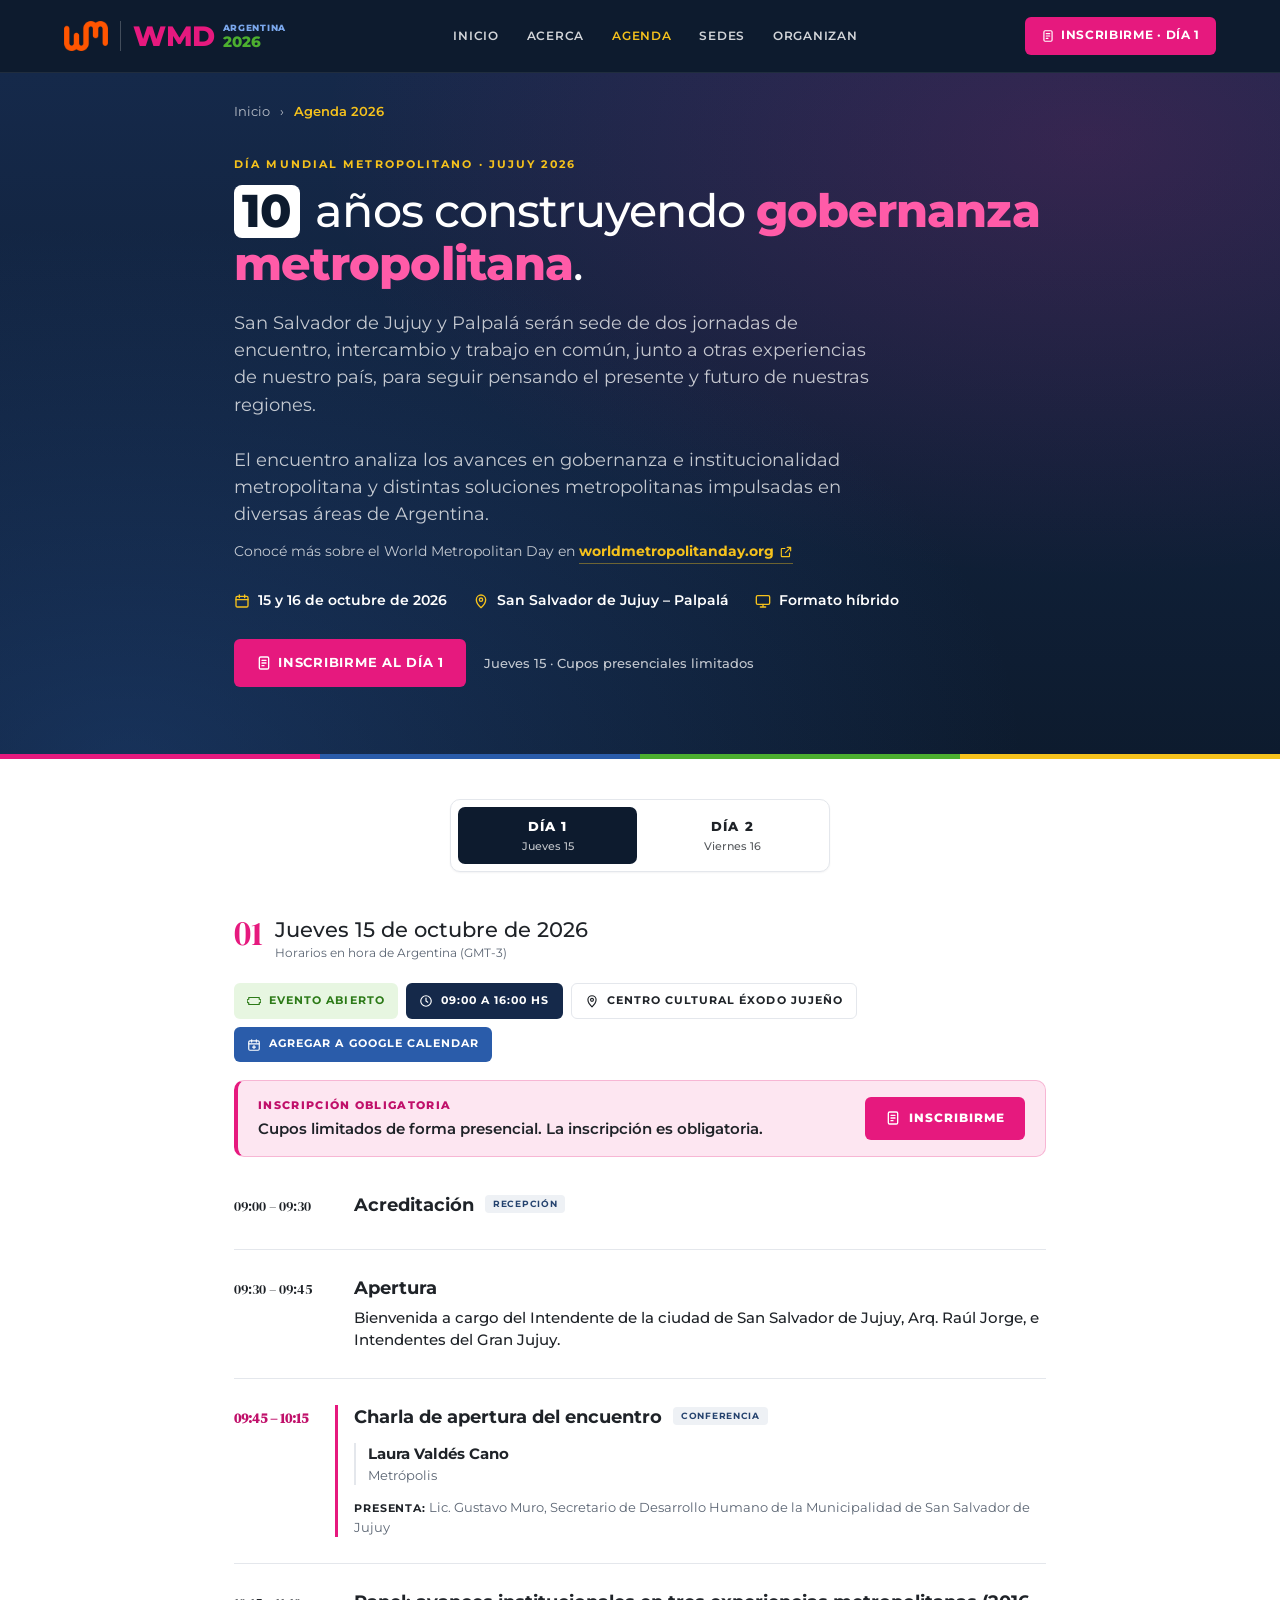
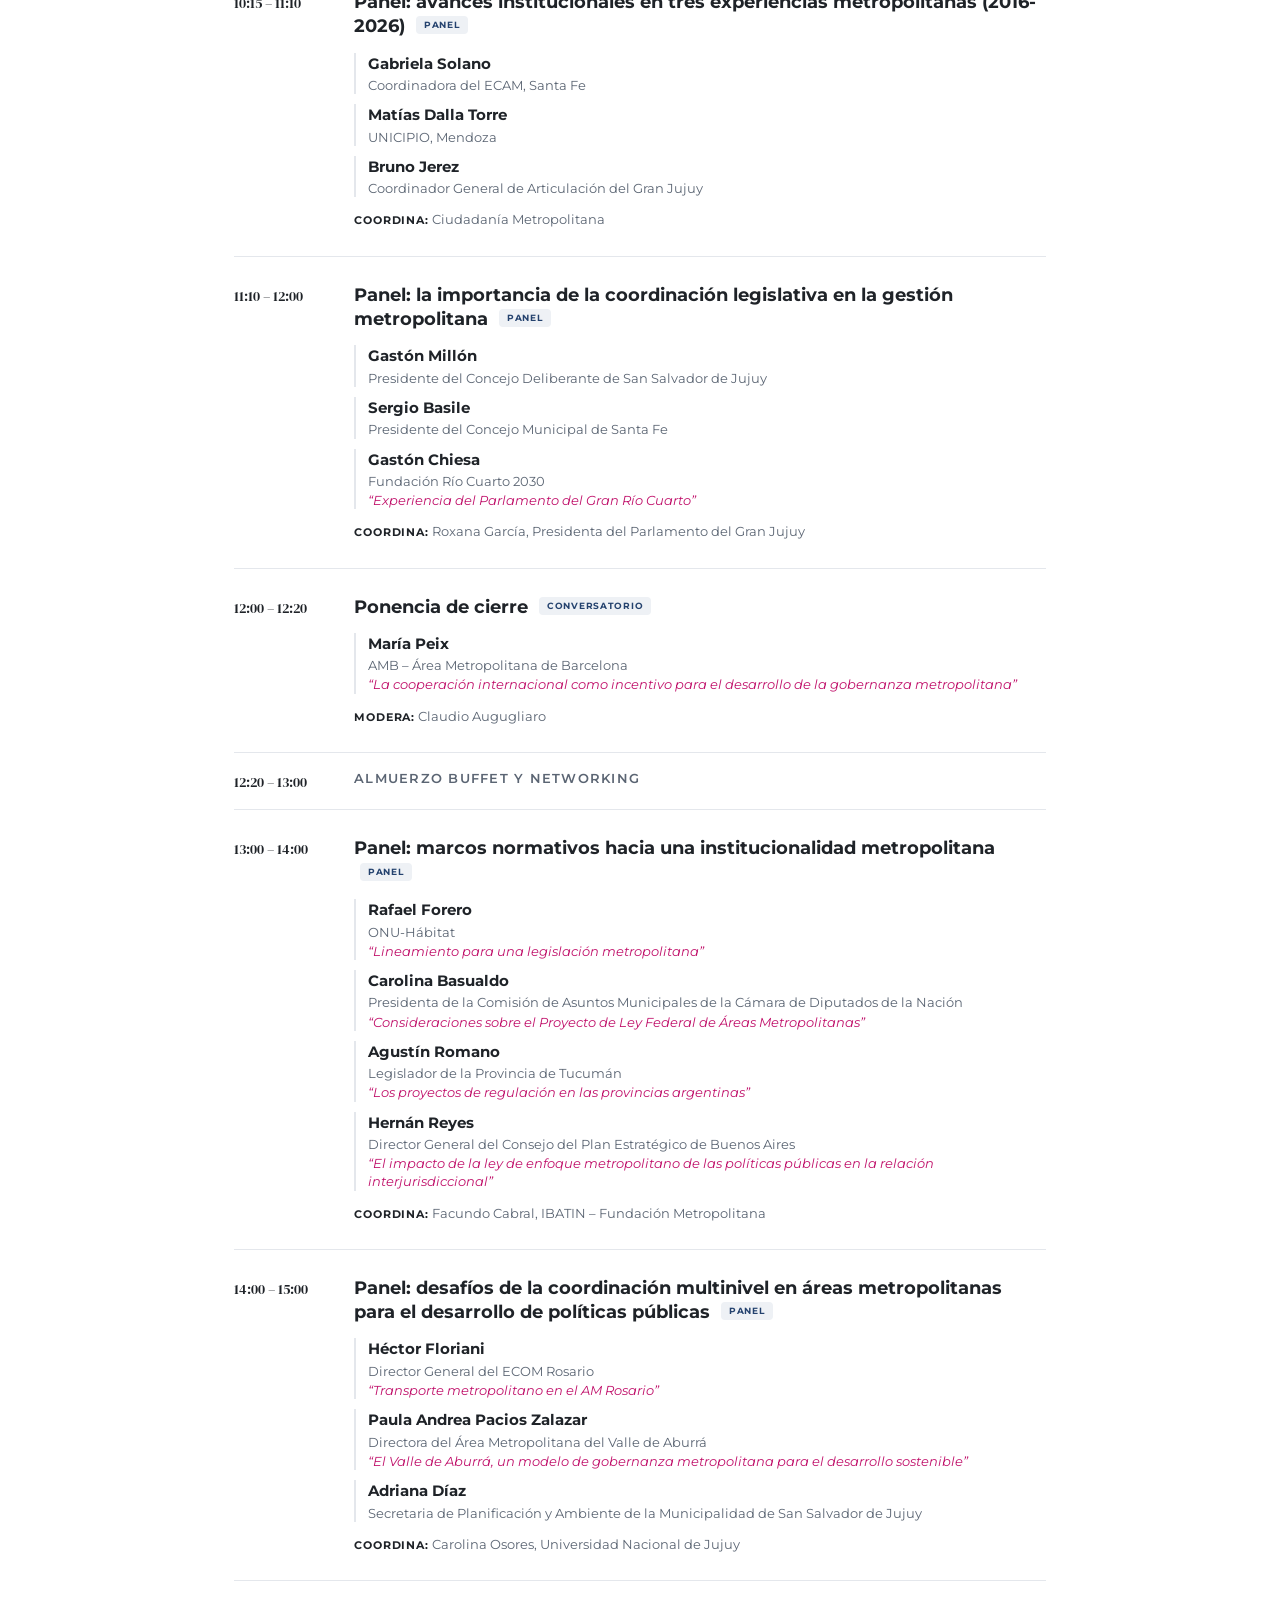
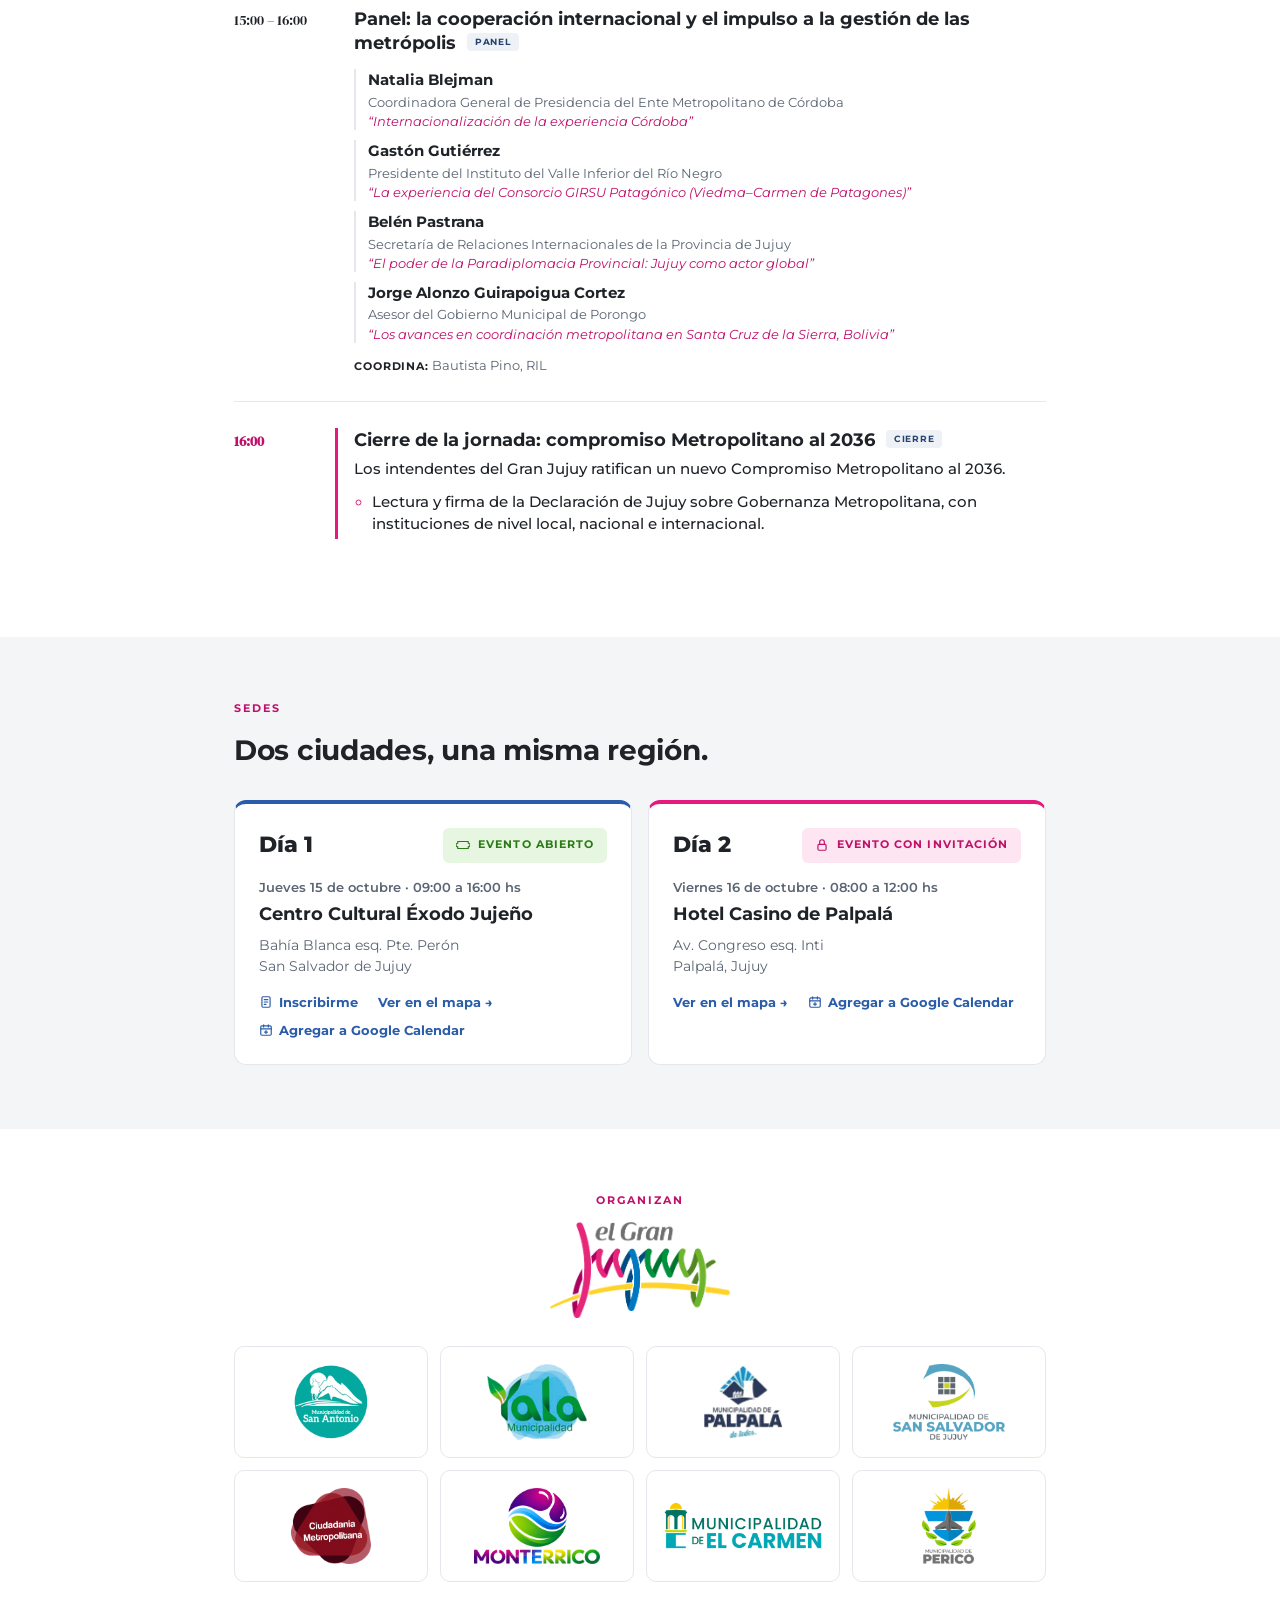
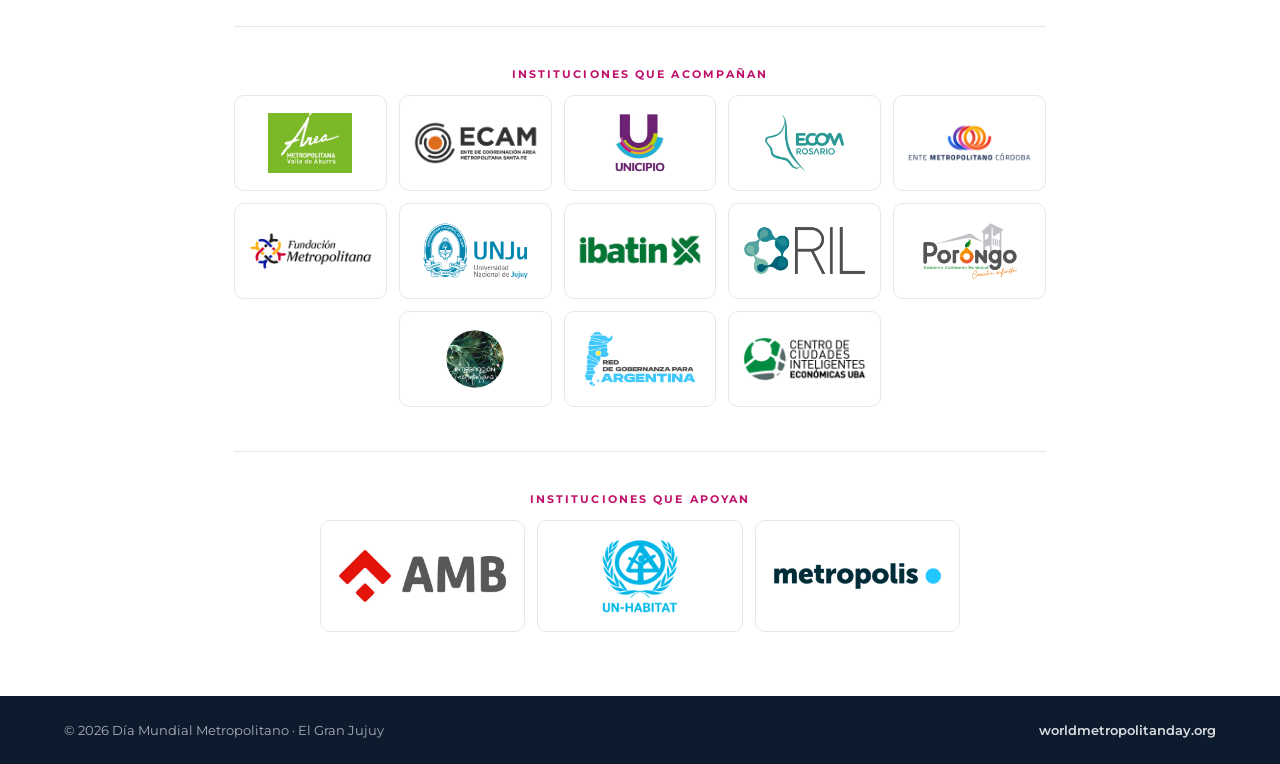
<file: index.html>
<!doctype html>
<html lang="es">
<head>
  <meta charset="utf-8">
  <meta name="viewport" content="width=device-width, initial-scale=1">
  <title>Día Mundial Metropolitano 2026 · Jujuy</title>
  <link rel="canonical" href="https://wmd2026-elgranjujuy.github.io/agenda/">
  <meta http-equiv="refresh" content="0; url=agenda/">
  <meta property="og:type" content="website">
  <meta property="og:url" content="https://wmd2026-elgranjujuy.github.io/agenda/">
  <meta property="og:title" content="Día Mundial Metropolitano 2026 · Jujuy">
  <meta property="og:description" content="10 años construyendo Gobernanza Metropolitana. Jueves 15 y viernes 16 de octubre en San Salvador de Jujuy y Palpalá. Mirá la agenda.">
  <meta property="og:image" content="https://wmd2026-elgranjujuy.github.io/og-image.jpg">
  <meta property="og:image:width" content="1200">
  <meta property="og:image:height" content="630">
  <meta name="twitter:card" content="summary_large_image">
  <meta name="twitter:image" content="https://wmd2026-elgranjujuy.github.io/og-image.jpg">
  <script>
    // Conserva el día elegido (#dia-2) al redirigir
    location.replace("agenda/" + location.hash);
  </script>
  <style>
    body { margin: 0; min-height: 100vh; display: grid; place-items: center; padding: 16px;
           font-family: system-ui, sans-serif; background: #0d1b2e; color: #fff; text-align: center; }
    a { color: #f6c21c; font-weight: 700; }
  </style>
</head>
<body>
  <p><a href="agenda/">Ver la agenda del Día Mundial Metropolitano 2026</a></p>
</body>
</html>
</file>
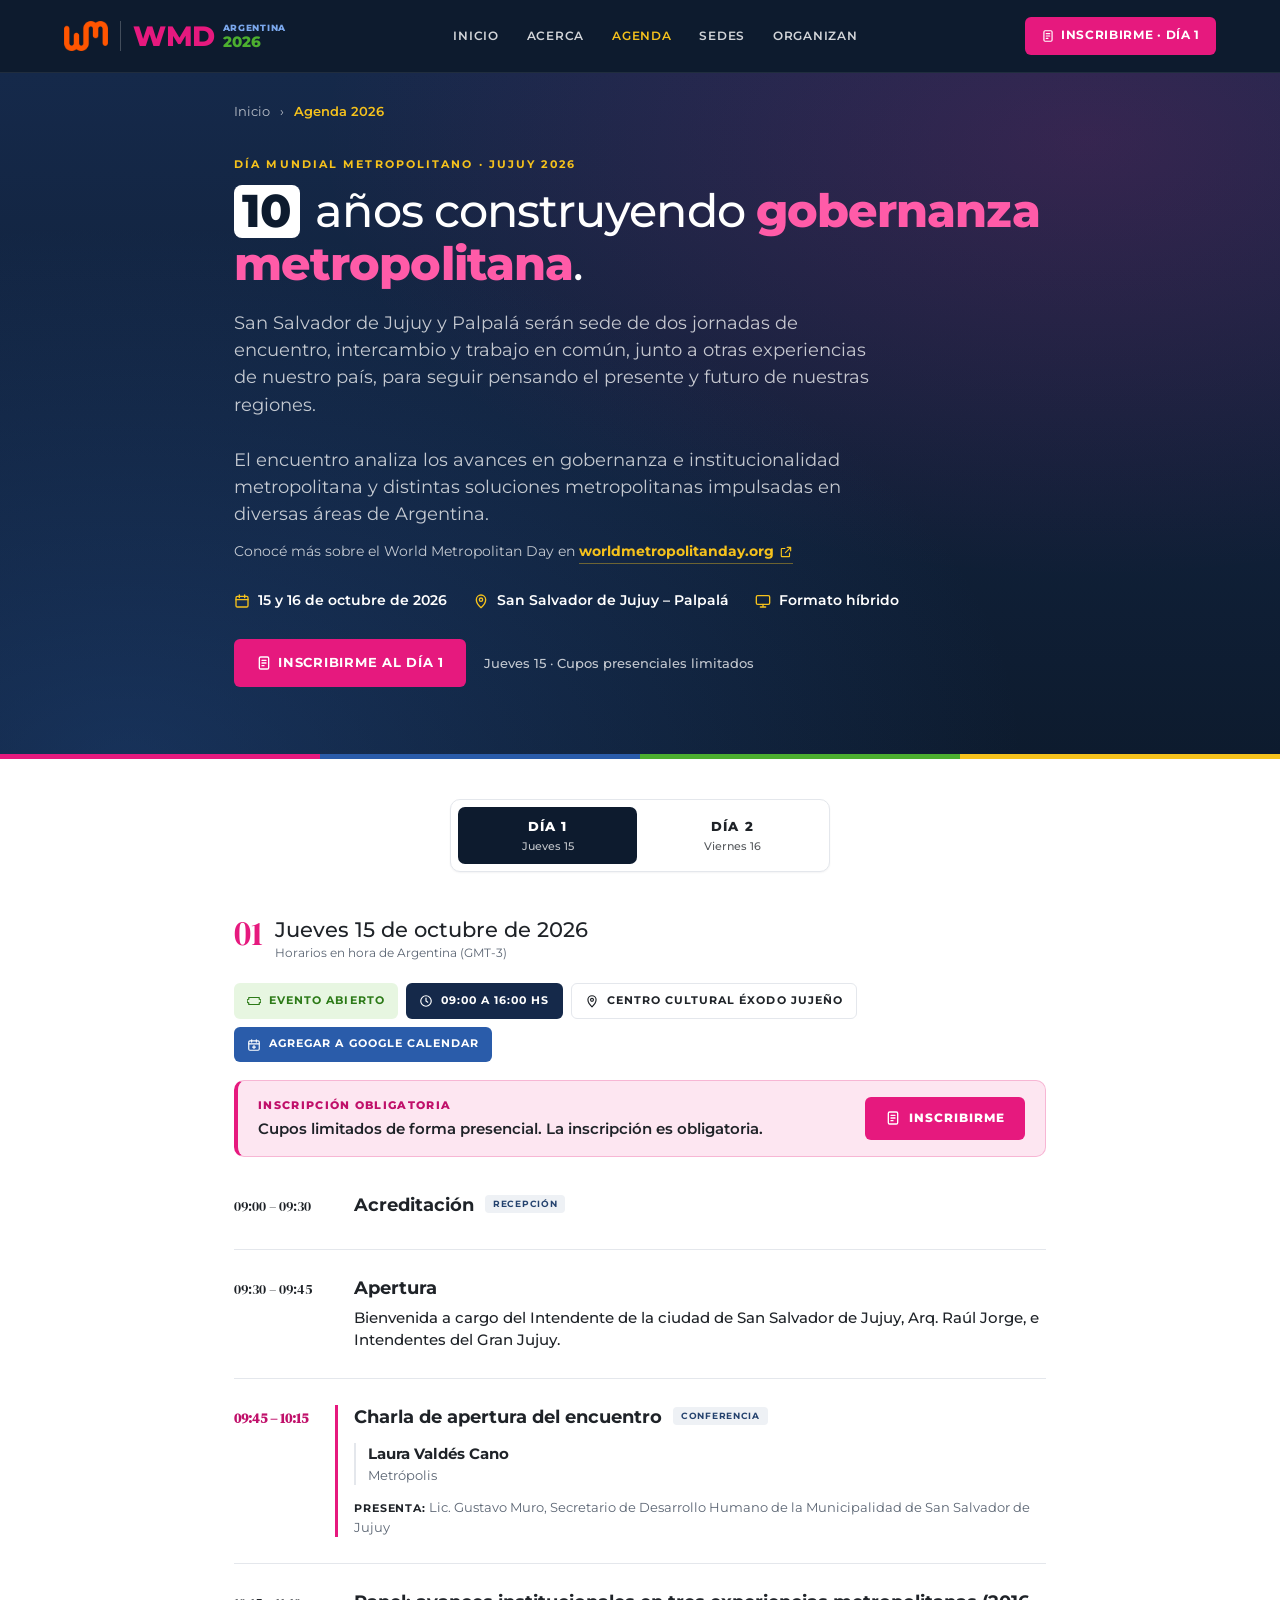
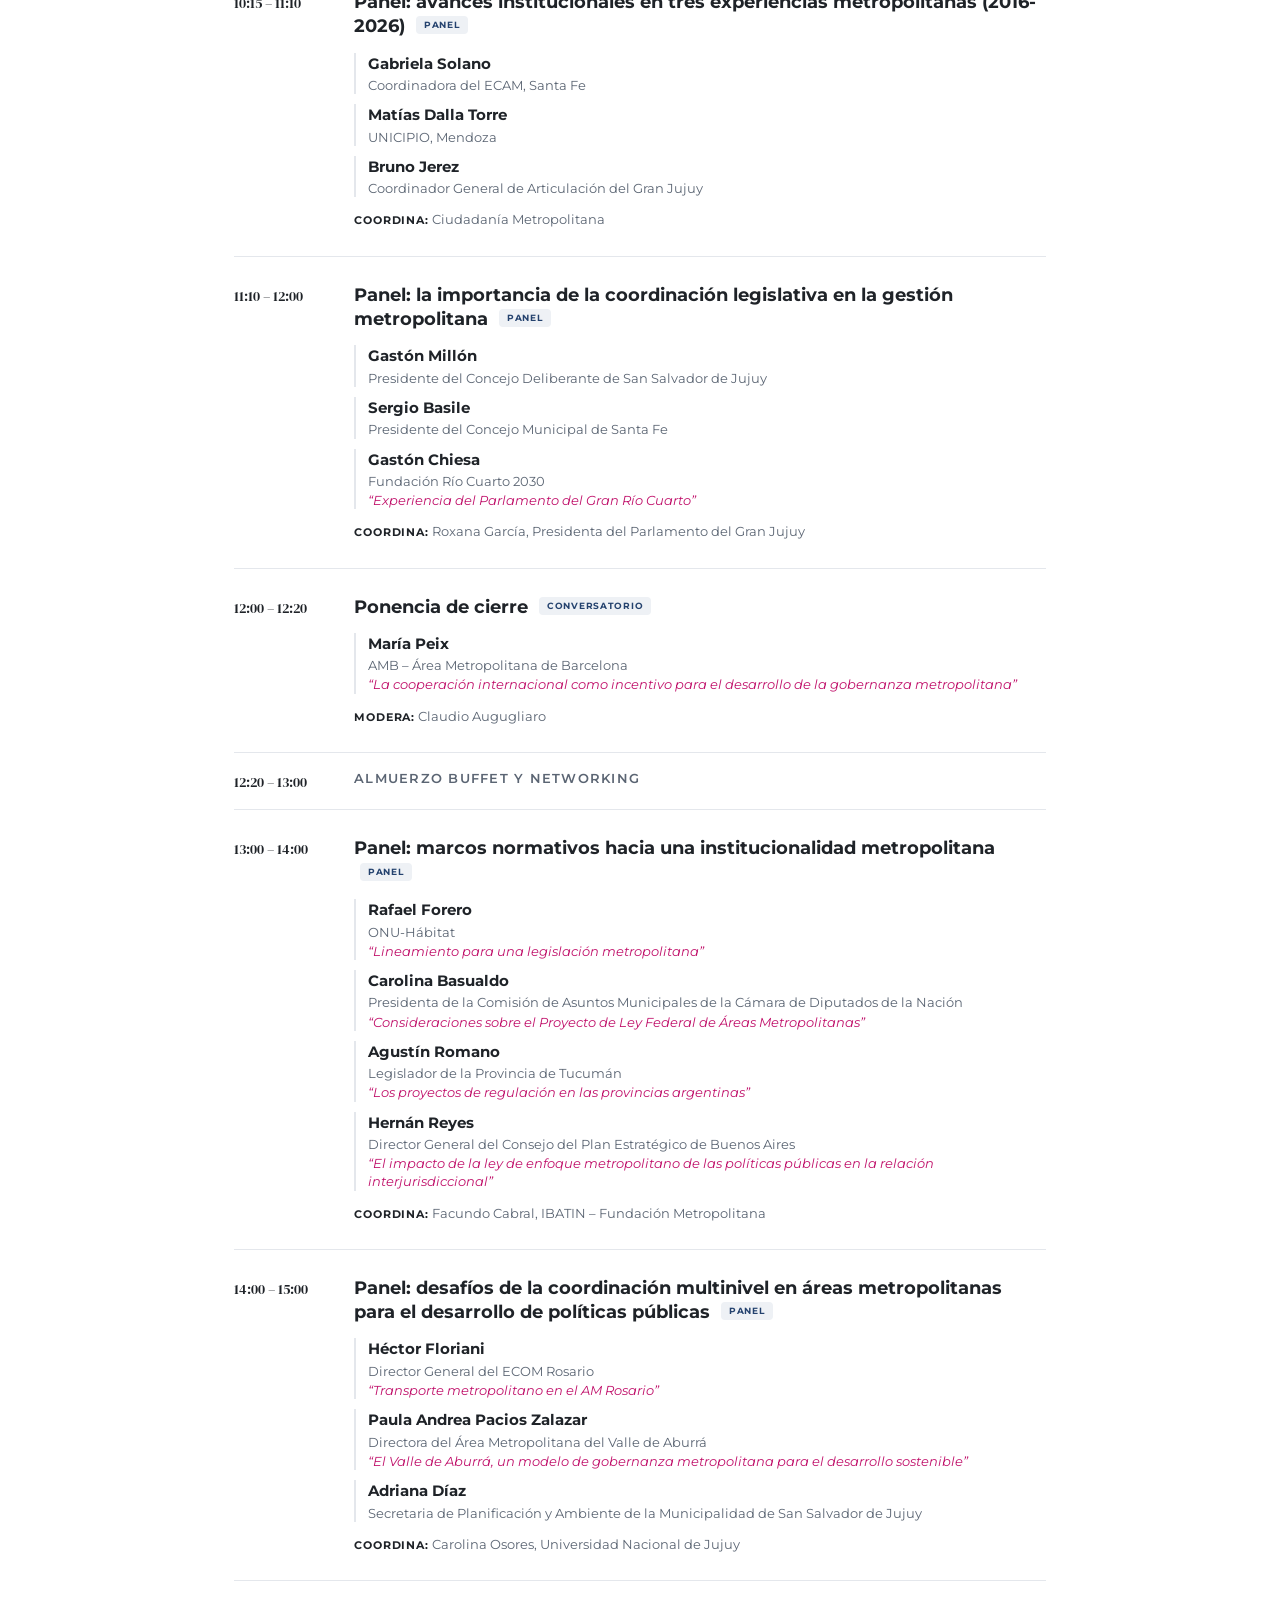
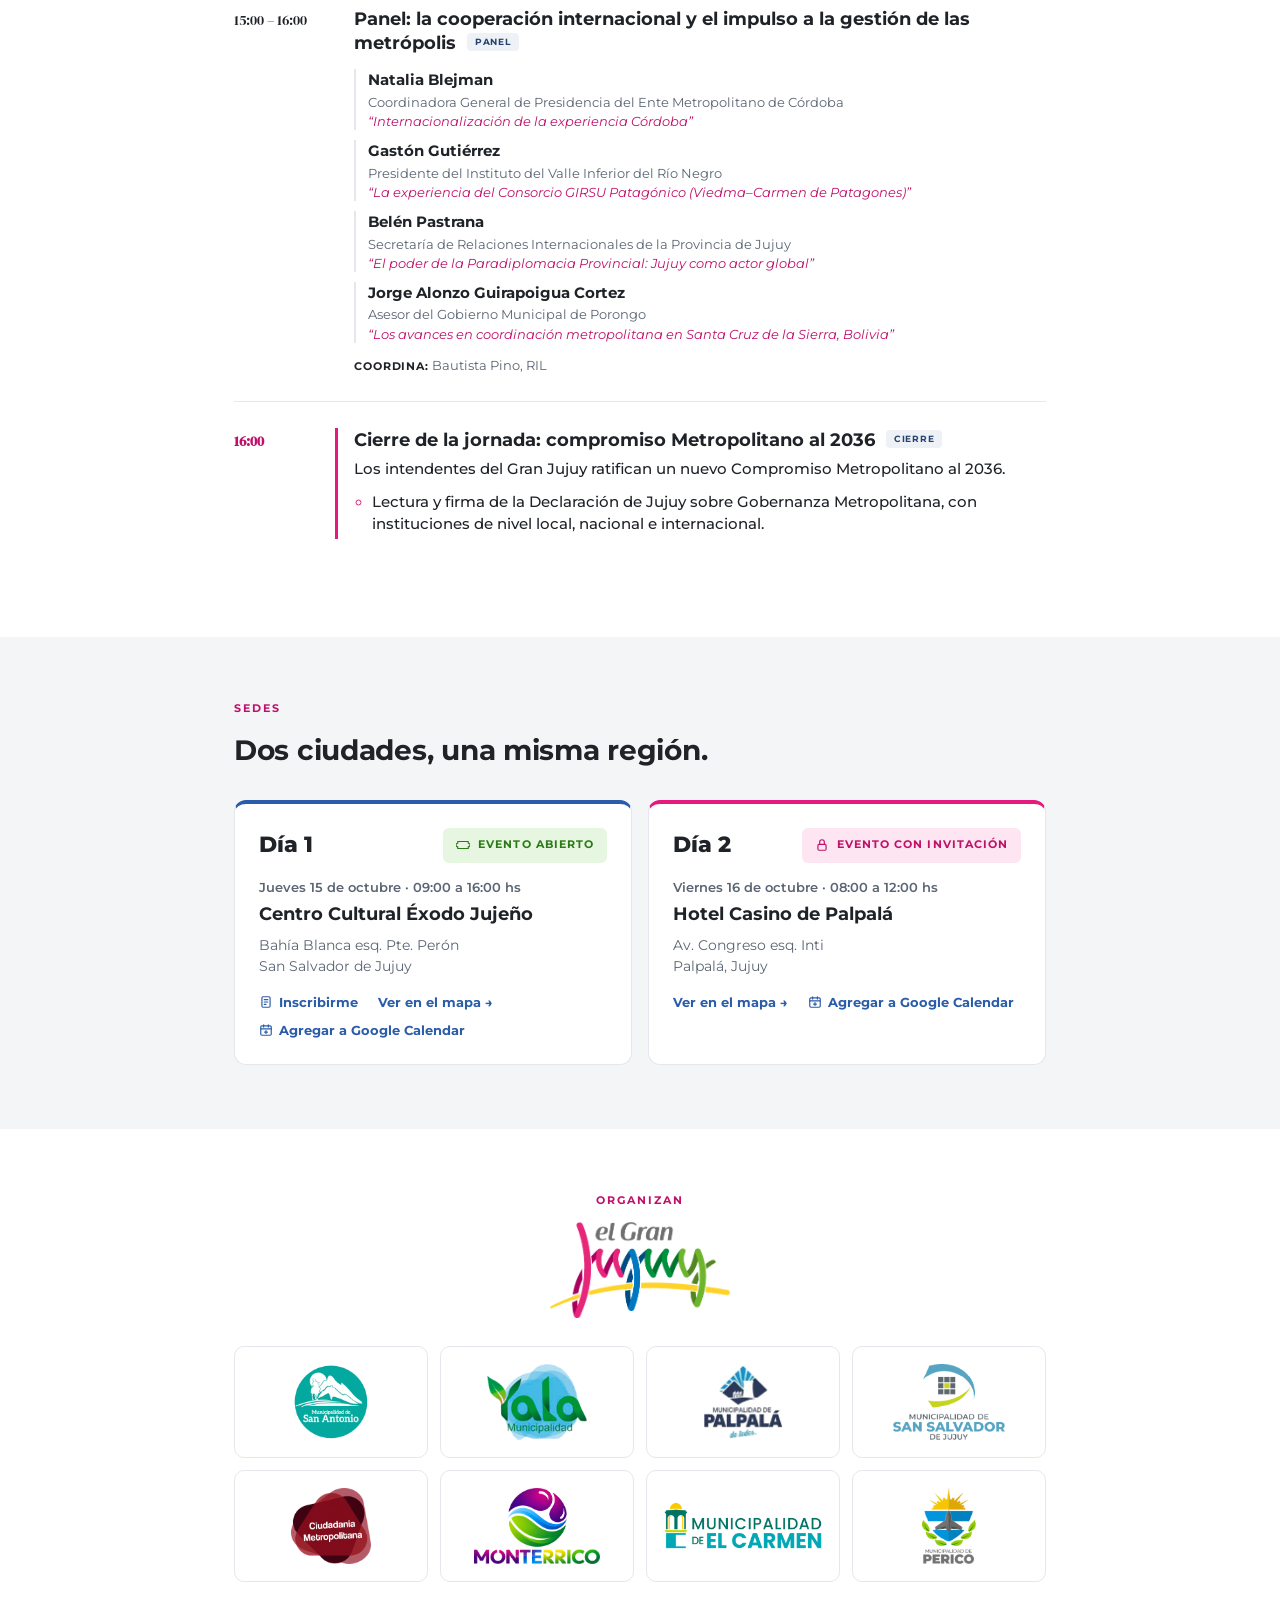
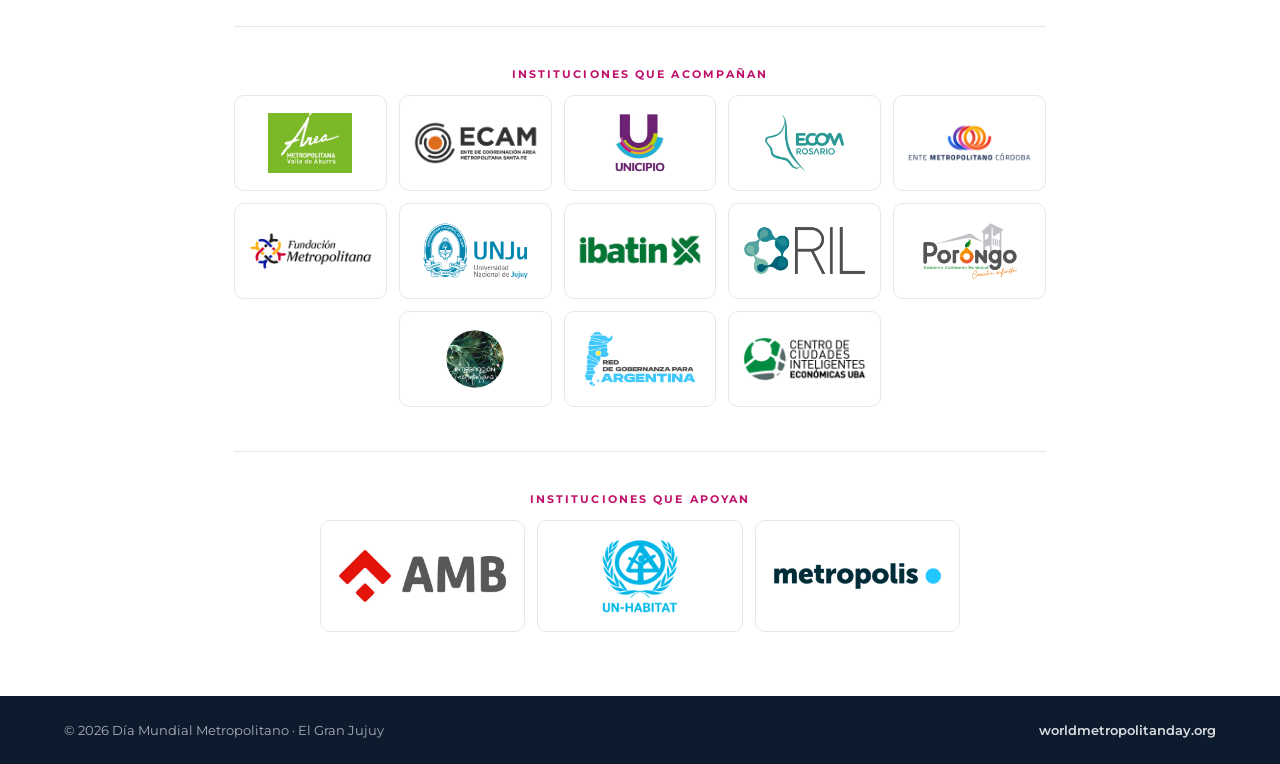
<file: agenda/index.html>
<!doctype html>
<html lang="es">
<head>
  <meta charset="utf-8">
  <meta name="viewport" content="width=device-width, initial-scale=1">
  <title>Agenda · Día Mundial Metropolitano 2026 · Jujuy</title>
  <meta name="description" content="Día Mundial Metropolitano 2026 en San Salvador de Jujuy y Palpalá. 10 años construyendo gobernanza metropolitana. 15 y 16 de octubre.">
  <!-- Vista previa al compartir el link (WhatsApp, Facebook, LinkedIn, X) -->
  <meta property="og:type" content="website">
  <meta property="og:site_name" content="WMD Argentina 2026">
  <meta property="og:locale" content="es_AR">
  <meta property="og:url" content="https://wmd2026-elgranjujuy.github.io/agenda/">
  <meta property="og:title" content="Día Mundial Metropolitano 2026 · Jujuy">
  <meta property="og:description" content="10 años construyendo Gobernanza Metropolitana. Jueves 15 y viernes 16 de octubre en San Salvador de Jujuy y Palpalá. Mirá la agenda.">
  <meta property="og:image" content="https://wmd2026-elgranjujuy.github.io/og-image.jpg">
  <meta property="og:image:width" content="1200">
  <meta property="og:image:height" content="630">
  <meta property="og:image:alt" content="Flyer del Día Mundial Metropolitano 2026: 10 años construyendo gobernanza metropolitana, 15 y 16 de octubre.">
  <meta name="twitter:card" content="summary_large_image">
  <meta name="twitter:title" content="Día Mundial Metropolitano 2026 · Jujuy">
  <meta name="twitter:description" content="10 años construyendo Gobernanza Metropolitana. 15 y 16 de octubre en San Salvador de Jujuy y Palpalá.">
  <meta name="twitter:image" content="https://wmd2026-elgranjujuy.github.io/og-image.jpg">
  <link rel="preconnect" href="https://fonts.googleapis.com">
  <link rel="preconnect" href="https://fonts.gstatic.com" crossorigin>
  <link href="https://fonts.googleapis.com/css2?family=Montserrat:wght@400;500;600;700;800&family=DM+Serif+Display&display=swap" rel="stylesheet">
  <link rel="stylesheet" href="styles.css?v=202610081223">
</head>
<body>

  <!-- ========== HEADER ========== -->
  <header class="site-header">
    <div class="container header-inner">
      <a href="#" class="logo" aria-label="WMD Argentina 2026 - Inicio">
        <img class="logo-mark" src="logos/wmd-mark.png" alt="" width="236" height="160">
        <span class="logo-divider" aria-hidden="true"></span>
        <span class="logo-wmd">WMD</span>
        <span class="logo-sub">
          <span class="logo-arg">Argentina</span>
          <span class="logo-year">2026</span>
        </span>
      </a>

      <button class="menu-toggle" aria-label="Abrir menú" aria-expanded="false">
        <span></span><span></span><span></span>
      </button>

      <nav class="main-nav" aria-label="Principal">
        <a href="#">Inicio</a>
        <a href="#acerca">Acerca</a>
        <a href="#agenda" class="active">Agenda</a>
        <a href="#sedes">Sedes</a>
        <a href="#organizan">Organizan</a>
      </nav>

      <div class="header-actions">
        <span class="countdown" id="countdown" hidden></span>
        <a href="https://docs.google.com/forms/d/e/1FAIpQLSdBss3qmevrMeVZG1W_q7sB63UCyphenmeNxu7KLI9Dagywvw/viewform" target="_blank" rel="noopener" class="btn-primary">
          <svg viewBox="0 0 24 24" aria-hidden="true"><rect x="5" y="3" width="14" height="18" rx="2"/><path d="M9 8h6M9 12h6M9 16h3"/></svg>
          Inscribirme · Día 1
        </a>
      </div>
    </div>
  </header>

  <!-- ========== HERO ========== -->
  <section class="hero" id="acerca">
    <div class="container narrow">
      <nav class="breadcrumb" aria-label="Ruta">
        <a href="#">Inicio</a>
        <span aria-hidden="true">›</span>
        <span class="current">Agenda 2026</span>
      </nav>

      <p class="eyebrow">Día Mundial Metropolitano · Jujuy 2026</p>
      <h1>
        <span class="big-10">10</span> años construyendo
        <em>gobernanza metropolitana</em>.
      </h1>
      <p class="lead">
        San Salvador de Jujuy y Palpalá serán sede de dos jornadas de encuentro,
        intercambio y trabajo en común, junto a otras experiencias de nuestro país,
        para seguir pensando el presente y futuro de nuestras regiones.
      </p>
      <p class="lead">
        El encuentro analiza los avances en gobernanza e institucionalidad metropolitana
        y distintas soluciones metropolitanas impulsadas en diversas áreas de Argentina.
      </p>
      <p class="hero-link">
        Conocé más sobre el World Metropolitan Day en
        <a href="https://www.worldmetropolitanday.org/" target="_blank" rel="noopener">worldmetropolitanday.org <svg viewBox="0 0 24 24" aria-hidden="true"><path d="M14 4h6v6M20 4l-9 9M18 14v5a1 1 0 0 1-1 1H5a1 1 0 0 1-1-1V7a1 1 0 0 1 1-1h5"/></svg></a>
      </p>

      <ul class="hero-meta">
        <li>
          <svg viewBox="0 0 24 24" aria-hidden="true"><rect x="3" y="5" width="18" height="16" rx="2"/><path d="M3 10h18M8 3v4M16 3v4"/></svg>
          15 y 16 de octubre de 2026
        </li>
        <li>
          <svg viewBox="0 0 24 24" aria-hidden="true"><path d="M12 22s7-6.2 7-12a7 7 0 1 0-14 0c0 5.8 7 12 7 12z"/><circle cx="12" cy="10" r="2.5"/></svg>
          San Salvador de Jujuy – Palpalá
        </li>
        <li>
          <svg viewBox="0 0 24 24" aria-hidden="true"><rect x="2" y="4" width="20" height="13" rx="2"/><path d="M8 21h8M12 17v4"/></svg>
          Formato híbrido
        </li>
      </ul>

      <div class="hero-cta">
        <a href="https://docs.google.com/forms/d/e/1FAIpQLSdBss3qmevrMeVZG1W_q7sB63UCyphenmeNxu7KLI9Dagywvw/viewform" target="_blank" rel="noopener" class="btn-primary btn-lg">
          <svg viewBox="0 0 24 24" aria-hidden="true"><rect x="5" y="3" width="14" height="18" rx="2"/><path d="M9 8h6M9 12h6M9 16h3"/></svg>
          Inscribirme al Día 1
        </a>
        <span class="hero-cta-note">Jueves 15 · Cupos presenciales limitados</span>
      </div>
    </div>
    <div class="hero-stripe" aria-hidden="true"></div>
  </section>

  <!-- ========== AGENDA ========== -->
  <main class="agenda" id="agenda">
    <div class="container narrow">

      <div class="day-tabs" role="tablist" aria-label="Días del evento" id="dayTabs"></div>

      <div class="day-header">
        <span class="day-number" id="dayNumber">01</span>
        <div>
          <h2 id="dayDate"></h2>
          <p class="tz">Horarios en hora de Argentina (GMT-3)</p>
        </div>
      </div>

      <div class="day-summary" id="daySummary"></div>

      <ol class="timeline" id="timeline" role="tabpanel"></ol>
    </div>
  </main>

  <!-- ========== SEDES ========== -->
  <section class="info-section" id="sedes">
    <div class="container narrow">
      <p class="eyebrow">Sedes</p>
      <h2 class="section-title">Dos ciudades, una misma región.</h2>
      <div class="venue-grid" id="venueGrid"></div>
    </div>
  </section>

  <!-- ========== ORGANIZAN ========== -->
  <section class="organizers" id="organizan">
    <div class="container narrow">
      <div class="org-main">
        <p class="eyebrow">Organizan</p>

        <div class="org-brand">
          <img src="logos/el-gran-jujuy.png" alt="El Gran Jujuy" width="411" height="220" loading="lazy">
        </div>

        <ul class="org-logos">
          <li><img src="logos/san-salvador-de-jujuy.png" alt="Municipalidad de San Salvador de Jujuy" width="327" height="220" loading="lazy"></li>
          <li><img src="logos/palpala.png" alt="Municipalidad de Palpalá" width="166" height="153" loading="lazy"></li>
          <li><img src="logos/yala.png" alt="Municipalidad de Yala" width="288" height="220" loading="lazy"></li>
          <li><img src="logos/san-antonio.png" alt="Municipalidad de San Antonio" width="220" height="220" loading="lazy"></li>
          <li><img src="logos/perico.png" alt="Municipalidad de Perico" width="158" height="220" loading="lazy"></li>
          <li><img src="logos/el-carmen.png" alt="Municipalidad de El Carmen" width="560" height="178" loading="lazy"></li>
          <li><img src="logos/monterrico.png" alt="Municipalidad de Monterrico" width="365" height="220" loading="lazy"></li>
          <li><img src="logos/ciudadania-metropolitana.png" alt="Ciudadanía Metropolitana" width="231" height="220" loading="lazy"></li>
        </ul>
      </div>

      <div class="org-support">
        <p class="eyebrow">Instituciones que acompañan</p>
        <ul class="org-logos org-logos--support">
          <li><img src="logos/ente-metropolitano-cordoba.png" alt="Ente Metropolitano Córdoba" width="560" height="176" loading="lazy"></li>
          <li><img src="logos/ecom-rosario.png" alt="ECOM Rosario" width="277" height="200" loading="lazy"></li>
          <li><img src="logos/unicipio.png" alt="Unicipio (Mendoza)" width="174" height="200" loading="lazy"></li>
          <li><img src="logos/ecam-santa-fe.png" alt="ECAM – Ente de Coordinación Área Metropolitana Santa Fe" width="550" height="200" loading="lazy"></li>
          <li><img src="logos/area-metropolitana-valle-de-aburra.png" alt="Área Metropolitana Valle de Aburrá (Colombia)" width="207" height="148" loading="lazy"></li>
          <li><img src="logos/porongo.png" alt="Gobierno Autónomo Municipal de Porongo (Bolivia)" width="327" height="200" loading="lazy"></li>
          <li><img src="logos/ril.png" alt="RIL" width="479" height="200" loading="lazy"></li>
          <li><img src="logos/ibatin.png" alt="IBATIN – Proyecto Metropolitano" width="560" height="154" loading="lazy"></li>
          <li><img src="logos/unju.png" alt="Universidad Nacional de Jujuy" width="362" height="200" loading="lazy"></li>
          <li><img src="logos/fundacion-metropolitana.png" alt="Fundación Metropolitana" width="560" height="188" loading="lazy"></li>
          <li><img src="logos/centro-ciudades-inteligentes-uba.png" alt="Centro de Ciudades Inteligentes – Económicas UBA" width="528" height="200" loading="lazy"></li>
          <li><img src="logos/red-gobernanza-argentina.png" alt="Red de Gobernanza para Argentina" width="386" height="200" loading="lazy"></li>
          <li><img src="logos/integracion-metropolitana.png" alt="Integración Metropolitana" width="200" height="200" loading="lazy"></li>
        </ul>
      </div>

      <div class="org-support">
        <p class="eyebrow">Instituciones que apoyan</p>
        <ul class="org-logos org-logos--hosts">
          <li><img src="logos/metropolis.png" alt="Metropolis" width="560" height="108" loading="lazy"></li>
          <li><img src="logos/un-habitat.png" alt="ONU-Hábitat" width="204" height="200" loading="lazy"></li>
          <li><img src="logos/amb-barcelona.png" alt="AMB – Àrea Metropolitana de Barcelona" width="560" height="192" loading="lazy"></li>
        </ul>
      </div>
    </div>
  </section>

  <footer class="site-footer">
    <div class="container footer-inner">
      <span>© 2026 Día Mundial Metropolitano · El Gran Jujuy</span>
      <a href="https://www.worldmetropolitanday.org/" target="_blank" rel="noopener">worldmetropolitanday.org</a>
    </div>
  </footer>

  <script src="agenda.js?v=202610081223"></script>
</body>
</html>
</file>
<file: agenda/styles.css>
/* ===== Identidad WMD Argentina 2026 / El Gran Jujuy ===== */
:root {
  --magenta: #e6197e;
  --blue: #2a5caa;
  --green: #4caf2f;
  --yellow: #f6c21c;
  --magenta-dark: #c0106a;   /* textos de acento sobre blanco */

  --night-900: #0d1b2e;      /* cielo nocturno de la foto */
  --night-800: #15294a;
  --night-700: #24426e;

  --ink: #1f2328;
  --muted: #5b6573;
  --line: #e4e7ec;
  --tag-bg: #eef1f5;
  --bg: #ffffff;
  --bg-soft: #f4f5f7;

  --font-sans: "Montserrat", system-ui, -apple-system, "Segoe UI", sans-serif;
  --font-serif: "DM Serif Display", Georgia, serif;
}

*, *::before, *::after { box-sizing: border-box; }

html { scroll-behavior: smooth; scroll-padding-top: 80px; }

body {
  margin: 0;
  font-family: var(--font-sans);
  color: var(--ink);
  background: var(--bg);
  line-height: 1.55;
  -webkit-font-smoothing: antialiased;
}

a { color: inherit; text-decoration: none; }

svg {
  width: 14px; height: 14px;
  fill: none; stroke: currentColor; stroke-width: 2;
  stroke-linecap: round; stroke-linejoin: round;
  flex-shrink: 0;
}

.container { max-width: 1200px; margin: 0 auto; padding: 0 24px; }
.container.narrow { max-width: 860px; }

/* ===== Header ===== */
.site-header {
  position: sticky; top: env(safe-area-inset-top, 0px); z-index: 50;
  background: var(--night-900);
  border-bottom: 1px solid rgba(255,255,255,.08);
  color: #fff;
}
.header-inner { display: flex; align-items: center; gap: 24px; height: 72px; }

.logo { display: flex; align-items: center; gap: 8px; line-height: 1; }
.logo-mark { height: 30px; width: auto; display: block; }
.logo-divider { width: 1px; height: 30px; background: rgba(255,255,255,.22); margin: 0 4px; }
.logo-wmd {
  font-weight: 800; font-size: 28px; letter-spacing: -.02em;
  color: var(--magenta);
}
.logo-sub { display: flex; flex-direction: column; gap: 2px; }
.logo-arg {
  font-size: 9px; font-weight: 800; text-transform: uppercase;
  letter-spacing: .08em; color: #7aa7ec;
}
.logo-year { font-size: 15px; font-weight: 800; color: var(--green); }

.main-nav { display: flex; gap: 28px; margin: 0 auto; }
.main-nav a {
  font-size: 12px; font-weight: 600;
  text-transform: uppercase; letter-spacing: .06em;
  color: rgba(255,255,255,.82);
  transition: color .2s;
}
.main-nav a:hover, .main-nav a.active { color: var(--yellow); }

.header-actions { display: flex; align-items: center; gap: 14px; }
.countdown {
  font-size: 11.5px; font-weight: 700;
  text-transform: uppercase; letter-spacing: .06em;
  color: var(--yellow);
}
.btn-primary {
  display: inline-flex; align-items: center; gap: 6px;
  font-size: 11.5px; font-weight: 700;
  text-transform: uppercase; letter-spacing: .06em;
  background: var(--magenta); color: #fff;
  padding: 10px 16px; border-radius: 6px;
  transition: background .2s, transform .2s;
}
.btn-primary:hover { background: var(--magenta-dark); transform: translateY(-1px); }

.menu-toggle {
  display: none; background: none; border: 0; cursor: pointer;
  padding: 8px; margin-left: auto;
}
.menu-toggle span {
  display: block; width: 22px; height: 2px; background: #fff;
  margin: 5px 0; transition: transform .25s, opacity .25s;
}

/* ===== Hero ===== */
.hero {
  position: relative;
  background:
    radial-gradient(ellipse at 85% 10%, rgba(230,25,126,.16), transparent 50%),
    radial-gradient(ellipse at 10% 100%, rgba(42,92,170,.35), transparent 55%),
    linear-gradient(180deg, var(--night-800) 0%, var(--night-900) 100%);
  color: #fff;
  padding: 28px 0 72px;
}
.hero-stripe {
  position: absolute; left: 0; right: 0; bottom: 0; height: 5px;
  background: linear-gradient(90deg,
    var(--magenta) 0 25%, var(--blue) 25% 50%,
    var(--green) 50% 75%, var(--yellow) 75% 100%);
}
.breadcrumb {
  display: flex; gap: 10px; align-items: center;
  font-size: 13px; color: rgba(255,255,255,.7);
  margin-bottom: 36px;
}
.breadcrumb a:hover { color: #fff; }
.breadcrumb .current { color: var(--yellow); font-weight: 600; }

.eyebrow {
  font-size: 10.5px; font-weight: 700;
  text-transform: uppercase; letter-spacing: .2em;
  color: var(--yellow);
  margin: 0 0 12px;
}
.hero h1 {
  font-weight: 500;
  font-size: clamp(30px, 4.6vw, 46px);
  line-height: 1.15; letter-spacing: -.02em;
  margin: 0 0 18px;
}
.hero h1 em { font-style: normal; font-weight: 800; color: #ff5ba8; }
.big-10 {
  display: inline-block;
  font-weight: 800;
  background: #fff; color: var(--night-900);
  padding: 0 .18em; border-radius: 8px;
  margin-right: .1em;
}
.lead {
  font-size: clamp(15px, 1.6vw, 17.5px);
  color: rgba(255,255,255,.75);
  max-width: 640px; margin: 0 0 28px;
}
.hero-link { font-size: 14px; color: rgba(255,255,255,.75); margin: -14px 0 26px; }
.hero-link a {
  display: inline-flex; align-items: center; gap: 5px;
  color: var(--yellow); font-weight: 700;
  border-bottom: 1px solid rgba(246,194,28,.4);
}
.hero-link a:hover { border-bottom-color: var(--yellow); }
.site-footer a { color: rgba(255,255,255,.85); font-weight: 600; }
.site-footer a:hover { color: var(--yellow); }
.hero-meta {
  list-style: none; padding: 0; margin: 0;
  display: flex; flex-wrap: wrap; gap: 10px 26px;
  font-size: 14px; font-weight: 600;
}
.hero-meta li { display: inline-flex; align-items: center; gap: 8px; }
.hero-meta svg { width: 16px; height: 16px; color: var(--yellow); }

/* ===== Tabs de días ===== */
.agenda { padding: 40px 0 72px; }

.day-tabs {
  display: flex; gap: 6px;
  max-width: 380px; margin: 0 auto 44px;
  padding: 7px;
  border: 1px solid var(--line); border-radius: 10px;
  background: #fff;
  box-shadow: 0 1px 2px rgba(13,27,46,.05);
}
.day-tabs button {
  flex: 1;
  display: flex; flex-direction: column; align-items: center; gap: 2px;
  font: inherit; color: var(--ink);
  background: transparent; border: 0; border-radius: 7px;
  padding: 9px 12px; cursor: pointer;
  transition: background .2s, color .2s;
}
.tab-label { font-size: 13px; font-weight: 800; text-transform: uppercase; letter-spacing: .08em; }
.tab-date { font-size: 11px; font-weight: 500; opacity: .75; }
.day-tabs button:hover:not(.active) { background: var(--bg-soft); }
.day-tabs button.active { background: var(--night-900); color: #fff; }
.day-tabs button:focus-visible { outline: 2px solid var(--magenta); outline-offset: 2px; }

/* ===== Encabezado del día ===== */
.day-header { display: flex; align-items: flex-start; gap: 12px; margin-bottom: 20px; }
.day-number {
  font-family: var(--font-serif);
  font-size: 34px; line-height: 1;
  color: var(--magenta);
}
.day-header h2 { font-weight: 500; font-size: 21px; margin: 0; line-height: 1.3; }
.tz { font-size: 11.5px; color: var(--muted); margin: 2px 0 0; }

.quick-links { display: flex; flex-wrap: wrap; gap: 8px; margin-bottom: 18px; }
.chip {
  display: inline-flex; align-items: center; gap: 8px;
  font-size: 10.5px; font-weight: 700;
  text-transform: uppercase; letter-spacing: .1em;
  padding: 9px 13px; border-radius: 6px;
}
a.chip { transition: transform .2s, box-shadow .2s; }
a.chip:hover { transform: translateY(-1px); box-shadow: 0 4px 12px rgba(13,27,46,.12); }
.chip-dark { background: var(--night-800); color: #fff; }
.chip-light { border: 1px solid var(--line); color: var(--ink); background: #fff; }
.chip-open { background: #e7f6e1; color: #2c7a17; }
.chip-invite { background: #fde6f1; color: var(--magenta-dark); }
.chip-calendar { background: var(--blue); color: #fff; }

.register-box {
  display: flex; align-items: center; justify-content: space-between; gap: 16px 24px;
  flex-wrap: wrap;
  background: #fde6f1; border: 1px solid #f7b6d4; border-left: 4px solid var(--magenta);
  border-radius: 10px;
  padding: 16px 20px; margin: 4px 0 36px;
}
.register-box > div { min-width: 0; flex: 1 1 260px; }
.register-title {
  font-size: 11px; font-weight: 800; text-transform: uppercase; letter-spacing: .12em;
  color: var(--magenta-dark); margin: 0 0 4px;
}
.register-text { font-size: 14.5px; font-weight: 600; margin: 0; }
.btn-register {
  display: inline-flex; align-items: center; gap: 8px;
  background: var(--magenta); color: #fff;
  font-size: 12px; font-weight: 800; text-transform: uppercase; letter-spacing: .08em;
  padding: 12px 20px; border-radius: 6px;
  transition: background .2s, transform .2s;
}
.btn-register:hover { background: var(--magenta-dark); transform: translateY(-1px); }
.btn-register svg { width: 16px; height: 16px; }
.link-register { color: var(--magenta-dark); }

.hero-cta { display: flex; flex-wrap: wrap; align-items: center; gap: 12px 18px; margin-top: 28px; }
.btn-lg { font-size: 12.5px; padding: 14px 22px; }
.btn-lg svg { width: 16px; height: 16px; }
.hero-cta-note { font-size: 13px; color: rgba(255,255,255,.75); font-weight: 500; }

.day-text { font-size: 15px; color: var(--muted); margin: 0 0 36px; max-width: 640px; }

/* ===== Timeline ===== */
.timeline { list-style: none; margin: 0; padding: 0; }
.session {
  display: grid; grid-template-columns: 96px 1fr; gap: 24px;
  padding: 26px 0;
  border-top: 1px solid var(--line);
  animation: fadeIn .35s ease both;
}
.session:first-child { border-top: 0; padding-top: 0; }
.session-time {
  font-family: var(--font-serif); font-size: 14px;
  padding-top: 3px; white-space: nowrap;
}
.session-body h3 { font-size: 18px; font-weight: 700; line-height: 1.35; margin: 0 0 6px; }
.tag {
  display: inline-block; vertical-align: middle;
  font-size: 9px; font-weight: 700;
  text-transform: uppercase; letter-spacing: .08em;
  background: var(--tag-bg); color: var(--night-700);
  padding: 3px 8px; border-radius: 4px;
  margin-left: 6px; position: relative; top: -2px;
}
.subtitle { color: var(--magenta-dark); font-weight: 600; margin: 0 0 10px; }
.description { font-weight: 500; font-size: 14.5px; margin: 0; }
.speakers {
  list-style: none; padding: 0; margin: 14px 0 0;
  display: grid; gap: 10px;
}
.speaker {
  display: flex; flex-direction: column; gap: 1px;
  padding-left: 12px; border-left: 2px solid var(--line);
}
.speaker-name { font-size: 14.5px; font-weight: 700; }
.speaker-role { font-size: 13px; color: var(--muted); line-height: 1.4; }
.speaker-talk { font-size: 13px; font-style: italic; color: var(--magenta-dark); line-height: 1.4; }
.moderator { font-size: 13px; color: var(--muted); margin: 12px 0 0; }
.moderator span { font-weight: 700; color: var(--ink); text-transform: uppercase; font-size: 11px; letter-spacing: .08em; }
.items { margin: 10px 0 0; padding-left: 18px; font-size: 14.5px; font-weight: 500; }
.items li { margin: 3px 0; }
.items li::marker { color: var(--magenta); }
.session.is-highlight .session-body {
  border-left: 3px solid var(--magenta);
  padding-left: 16px; margin-left: -19px;
}
.session.is-highlight .session-time { color: var(--magenta-dark); font-weight: 700; }
.session.is-break { padding: 16px 0; }
.session.is-break .session-body h3 {
  font-size: 12.5px; font-weight: 600;
  text-transform: uppercase; letter-spacing: .1em;
  color: var(--muted); margin: 0; padding-top: 2px;
}

.empty-state {
  border: 1.5px dashed var(--line); border-radius: 12px;
  padding: 32px 28px; text-align: center;
  animation: fadeIn .35s ease both;
}
.empty-state .eyebrow { color: var(--magenta-dark); }
.empty-state h3 { font-size: 19px; margin: 0 0 8px; }
.empty-state p:last-child { color: var(--muted); font-size: 14.5px; margin: 0 auto; max-width: 480px; }

@keyframes fadeIn {
  from { opacity: 0; transform: translateY(6px); }
  to   { opacity: 1; transform: none; }
}

/* ===== Sedes ===== */
.info-section { background: var(--bg-soft); padding: 64px 0; }
.info-section .eyebrow, .organizers .eyebrow { color: var(--magenta-dark); }
.section-title { font-size: clamp(22px, 3vw, 28px); font-weight: 700; margin: 0 0 28px; letter-spacing: -.01em; }
.venue-grid { display: grid; grid-template-columns: repeat(2, 1fr); gap: 16px; }
.venue-card {
  background: #fff; border: 1px solid var(--line); border-radius: 12px;
  padding: 24px; border-top: 4px solid var(--blue);
}
.venue-card:nth-child(2) { border-top-color: var(--magenta); }
.venue-top { display: flex; align-items: center; justify-content: space-between; gap: 10px; margin-bottom: 14px; flex-wrap: wrap; }
.venue-day { font-size: 22px; font-weight: 800; }
.venue-date { font-size: 13px; font-weight: 600; color: var(--muted); margin: 0 0 4px; }
.venue-card h3 { font-size: 18px; margin: 0 0 6px; }
.venue-address { font-size: 14px; color: var(--muted); margin: 0 0 14px; }
.venue-links { display: flex; flex-wrap: wrap; gap: 8px 20px; }
.link-arrow { display: inline-flex; align-items: center; gap: 6px; font-size: 13px; font-weight: 700; color: var(--blue); }
.link-arrow:hover { text-decoration: underline; }

/* ===== Organizan ===== */
.organizers { padding: 64px 0; }
.org-main { text-align: center; }
.org-brand { display: flex; justify-content: center; margin: 0 0 28px; }
.org-brand img { height: 96px; width: auto; }
.org-logos {
  list-style: none; padding: 0; margin: 0;
  display: flex; flex-wrap: wrap; justify-content: center; gap: 12px;
  flex-direction: row-reverse;   /* el primer logo de la lista queda a la derecha */
}
.org-logos li {
  flex: 0 1 calc((100% - 36px) / 4);
  display: flex; align-items: center; justify-content: center;
  height: 112px; padding: 14px;
  background: #fff;
  border: 1px solid var(--line); border-radius: 10px;
}
.org-logos img {
  max-width: 100%; max-height: 76px;
  width: auto; height: auto; object-fit: contain;
}
.org-hosts {
  margin-bottom: 44px; padding-bottom: 40px;
  border-bottom: 1px solid var(--line);
  text-align: center;
}
.org-logos--hosts { max-width: 640px; margin: 0 auto; }
.org-logos--hosts li { flex-basis: calc((100% - 24px) / 3); }

.org-support {
  margin-top: 44px; padding-top: 40px;
  border-top: 1px solid var(--line);
  text-align: center;
}
.org-logos--support li { flex-basis: calc((100% - 48px) / 5); height: 96px; padding: 12px; }
.org-logos--support img { max-height: 60px; }
.day-note {
  list-style: none;
  font-size: 13px; color: var(--muted); font-style: italic;
  padding-top: 18px; border-top: 1px solid var(--line);
}

/* ===== Footer ===== */
.site-footer { background: var(--night-900); color: rgba(255,255,255,.65); font-size: 13px; }
.footer-inner { display: flex; justify-content: space-between; gap: 16px; padding: 24px; flex-wrap: wrap; }

/* ===== Responsive ===== */
@media (max-width: 960px) {
  .menu-toggle { display: block; }
  .main-nav, .header-actions { display: none; }
  .nav-open .main-nav {
    display: flex; flex-direction: column; gap: 0;
    position: absolute; top: 72px; left: 0; right: 0;
    background: var(--night-900);
    padding: 8px 24px 20px;
    border-bottom: 1px solid rgba(255,255,255,.08);
  }
  .nav-open .main-nav a { padding: 12px 0; border-bottom: 1px solid rgba(255,255,255,.06); }
  .nav-open .menu-toggle span:nth-child(1) { transform: translateY(7px) rotate(45deg); }
  .nav-open .menu-toggle span:nth-child(2) { opacity: 0; }
  .nav-open .menu-toggle span:nth-child(3) { transform: translateY(-7px) rotate(-45deg); }
}

@media (max-width: 720px) {
  .container { padding: 0 16px; }
  .venue-grid { grid-template-columns: 1fr; }
  .org-logos--support li { flex-basis: calc((100% - 10px) / 2); height: 84px; }
  .org-logos--support img { max-height: 52px; }
  .org-logos { gap: 10px; }
  .org-logos li { flex-basis: calc((100% - 10px) / 2); }
  .org-logos--hosts li { flex-basis: calc((100% - 20px) / 3); height: 84px; padding: 6px; }
  .org-logos--hosts img { max-height: 60px; }
  .org-logos li { height: 96px; padding: 12px; }
  .org-logos img { max-height: 64px; }
  .org-brand img { height: 76px; }
  .session { grid-template-columns: 1fr; gap: 6px; }
  .session-time { padding-top: 0; color: var(--magenta-dark); }
  .tag { margin: 6px 0 0; display: table; top: 0; }
  .session.is-highlight .session-body { margin-left: 0; }
  .day-tabs { max-width: none; }
}

@media (prefers-reduced-motion: reduce) {
  * { animation: none !important; transition: none !important; scroll-behavior: auto !important; }
}
</file>
